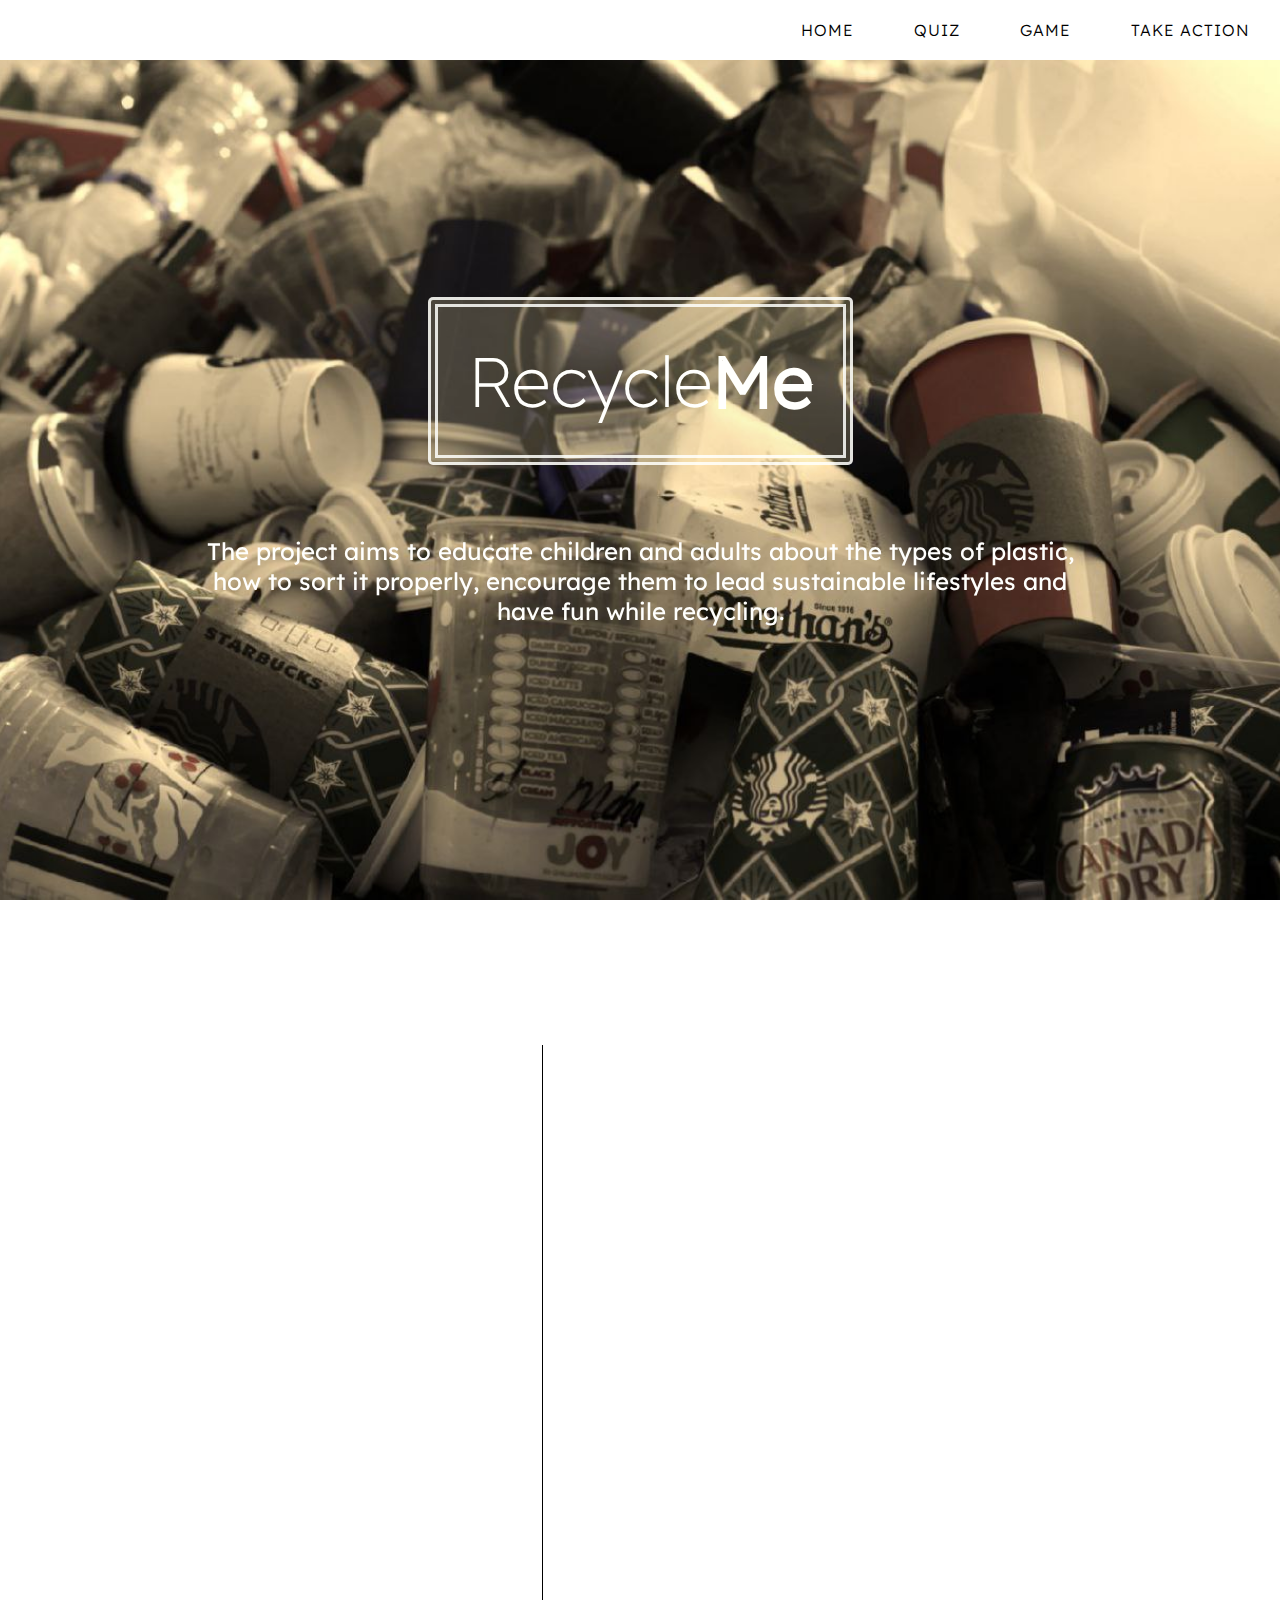
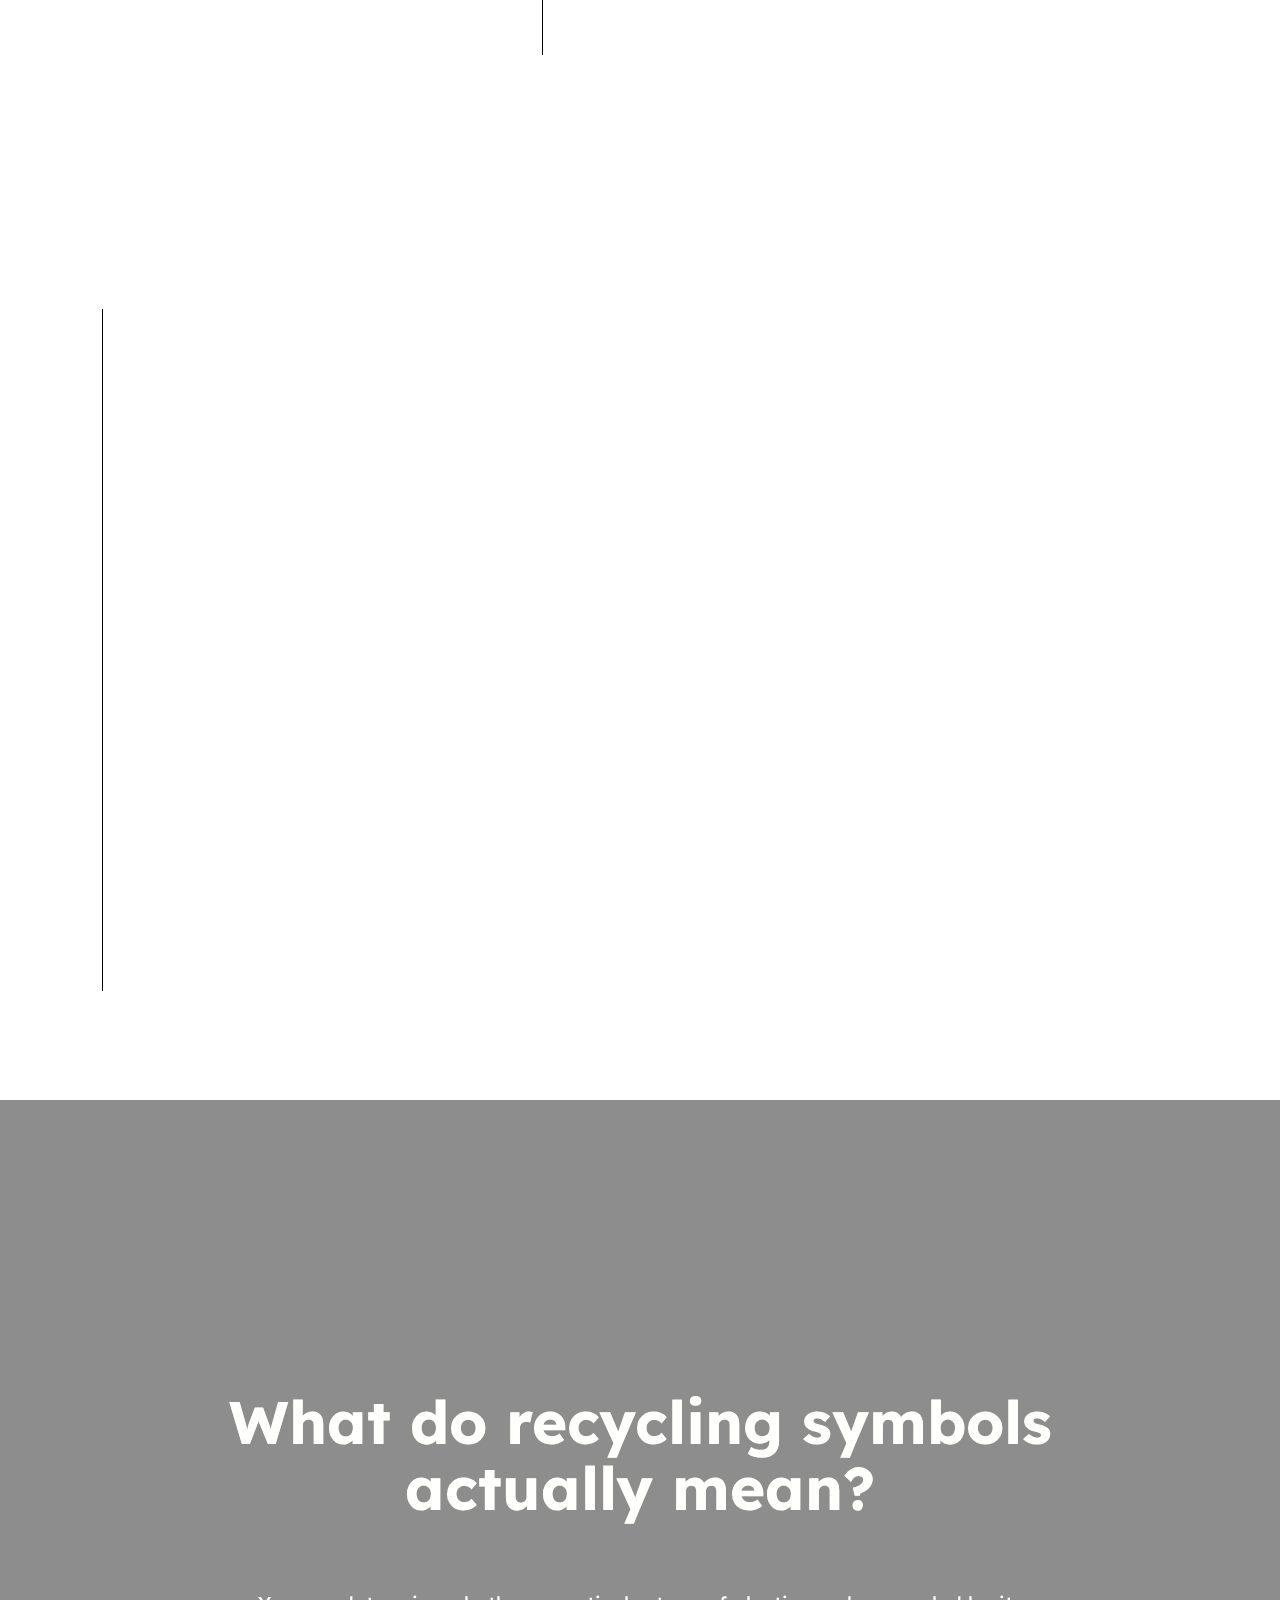
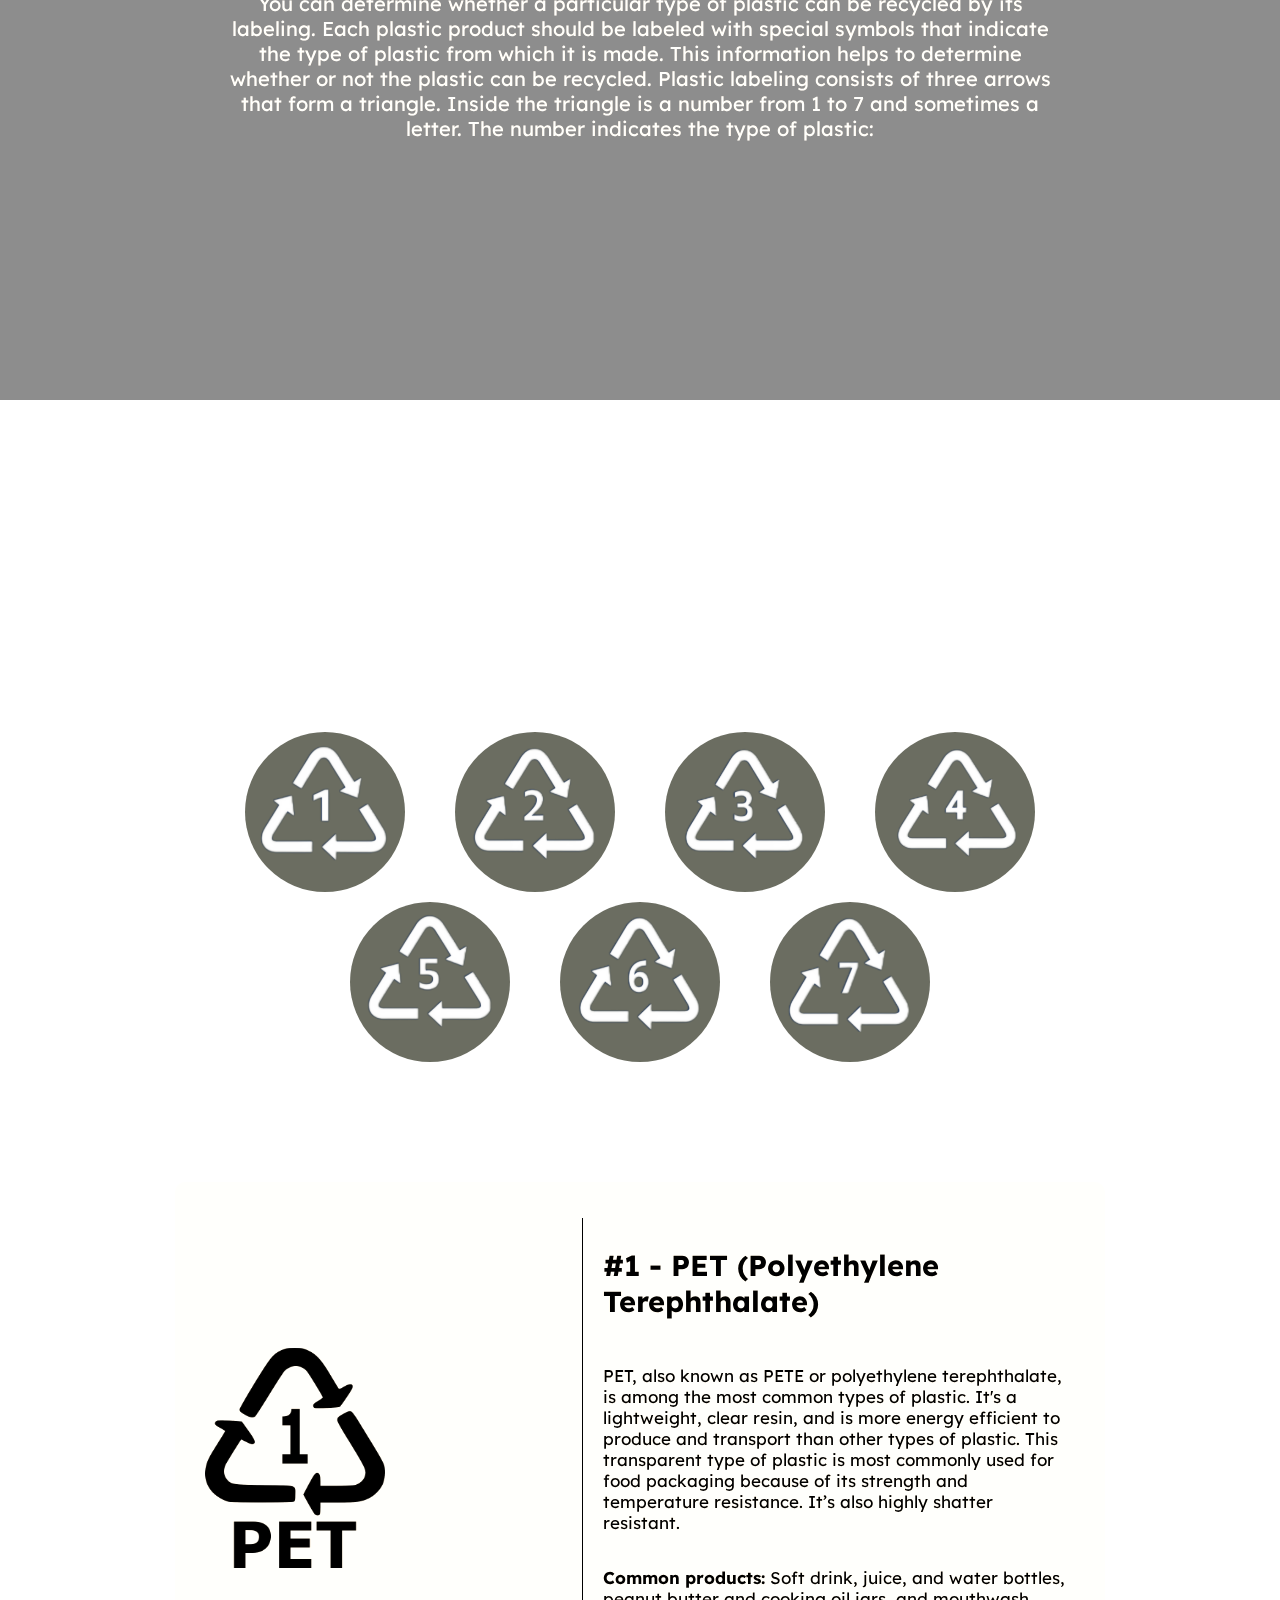
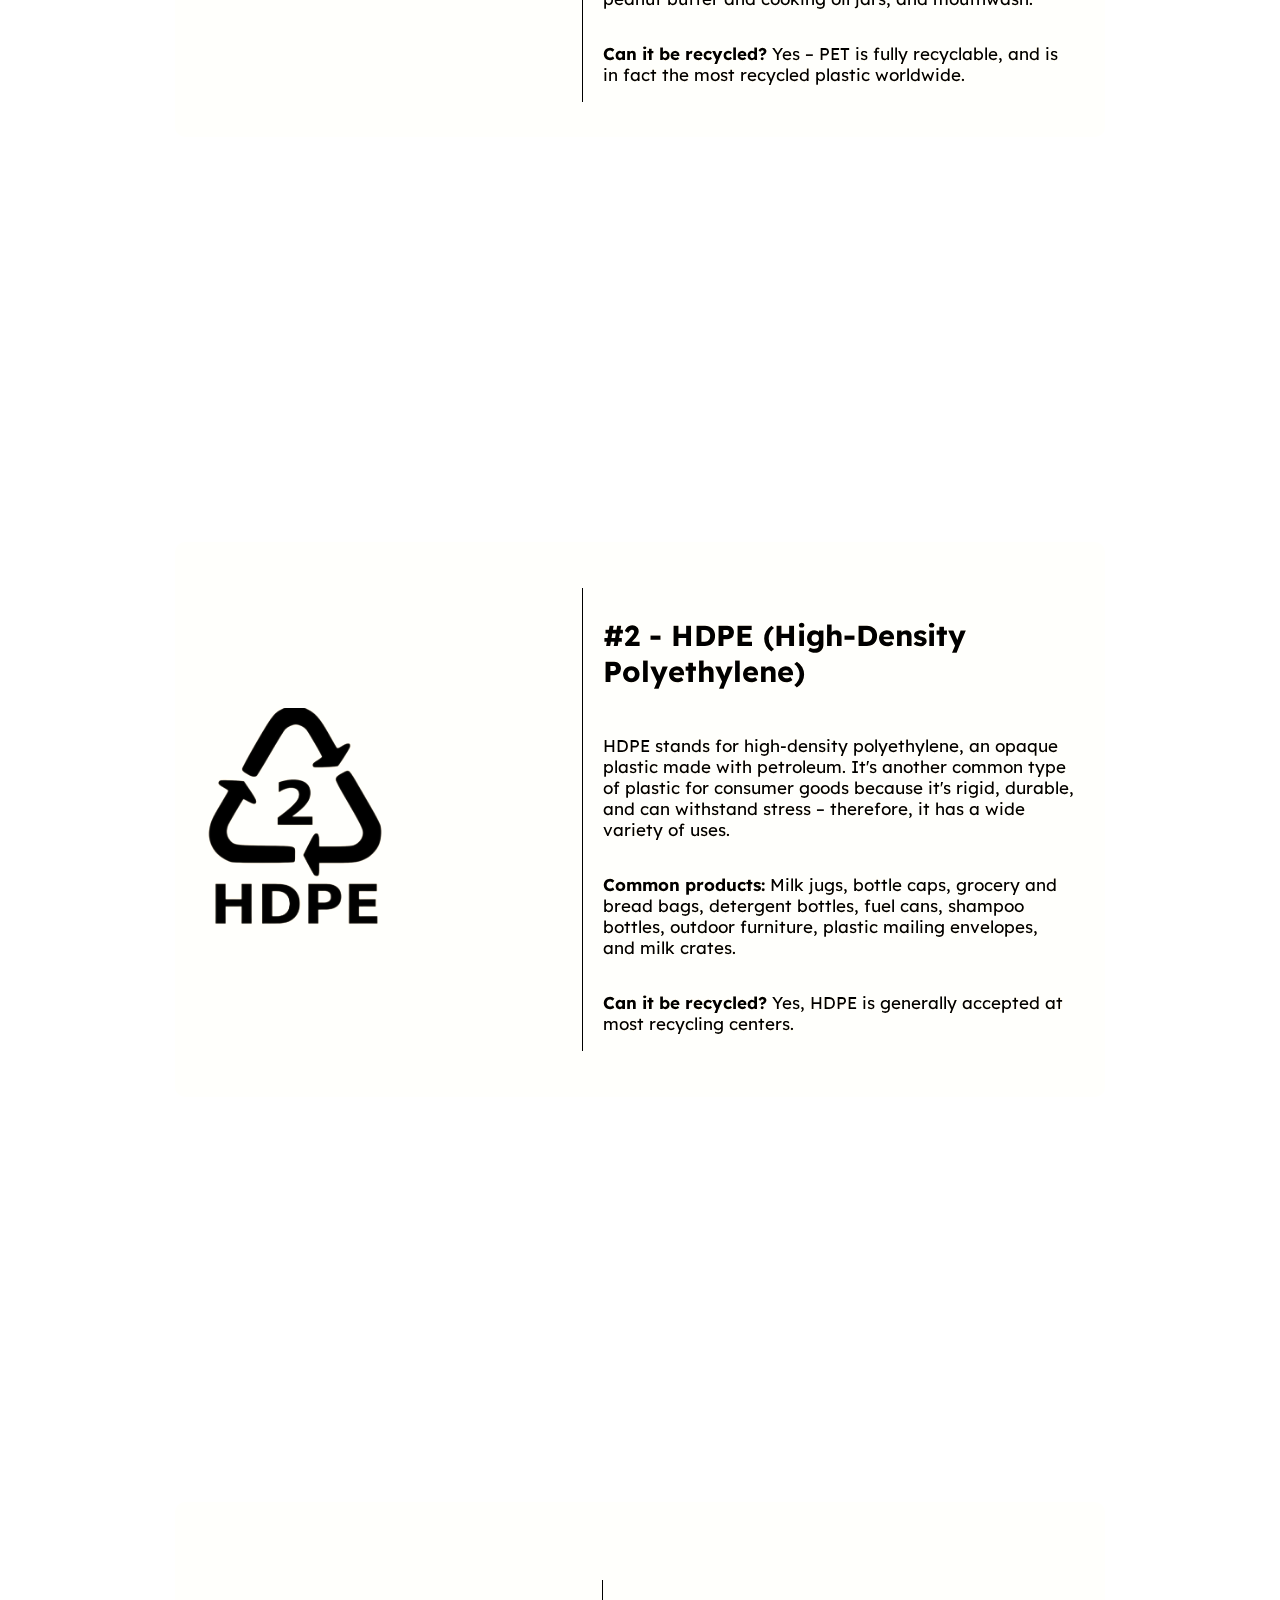
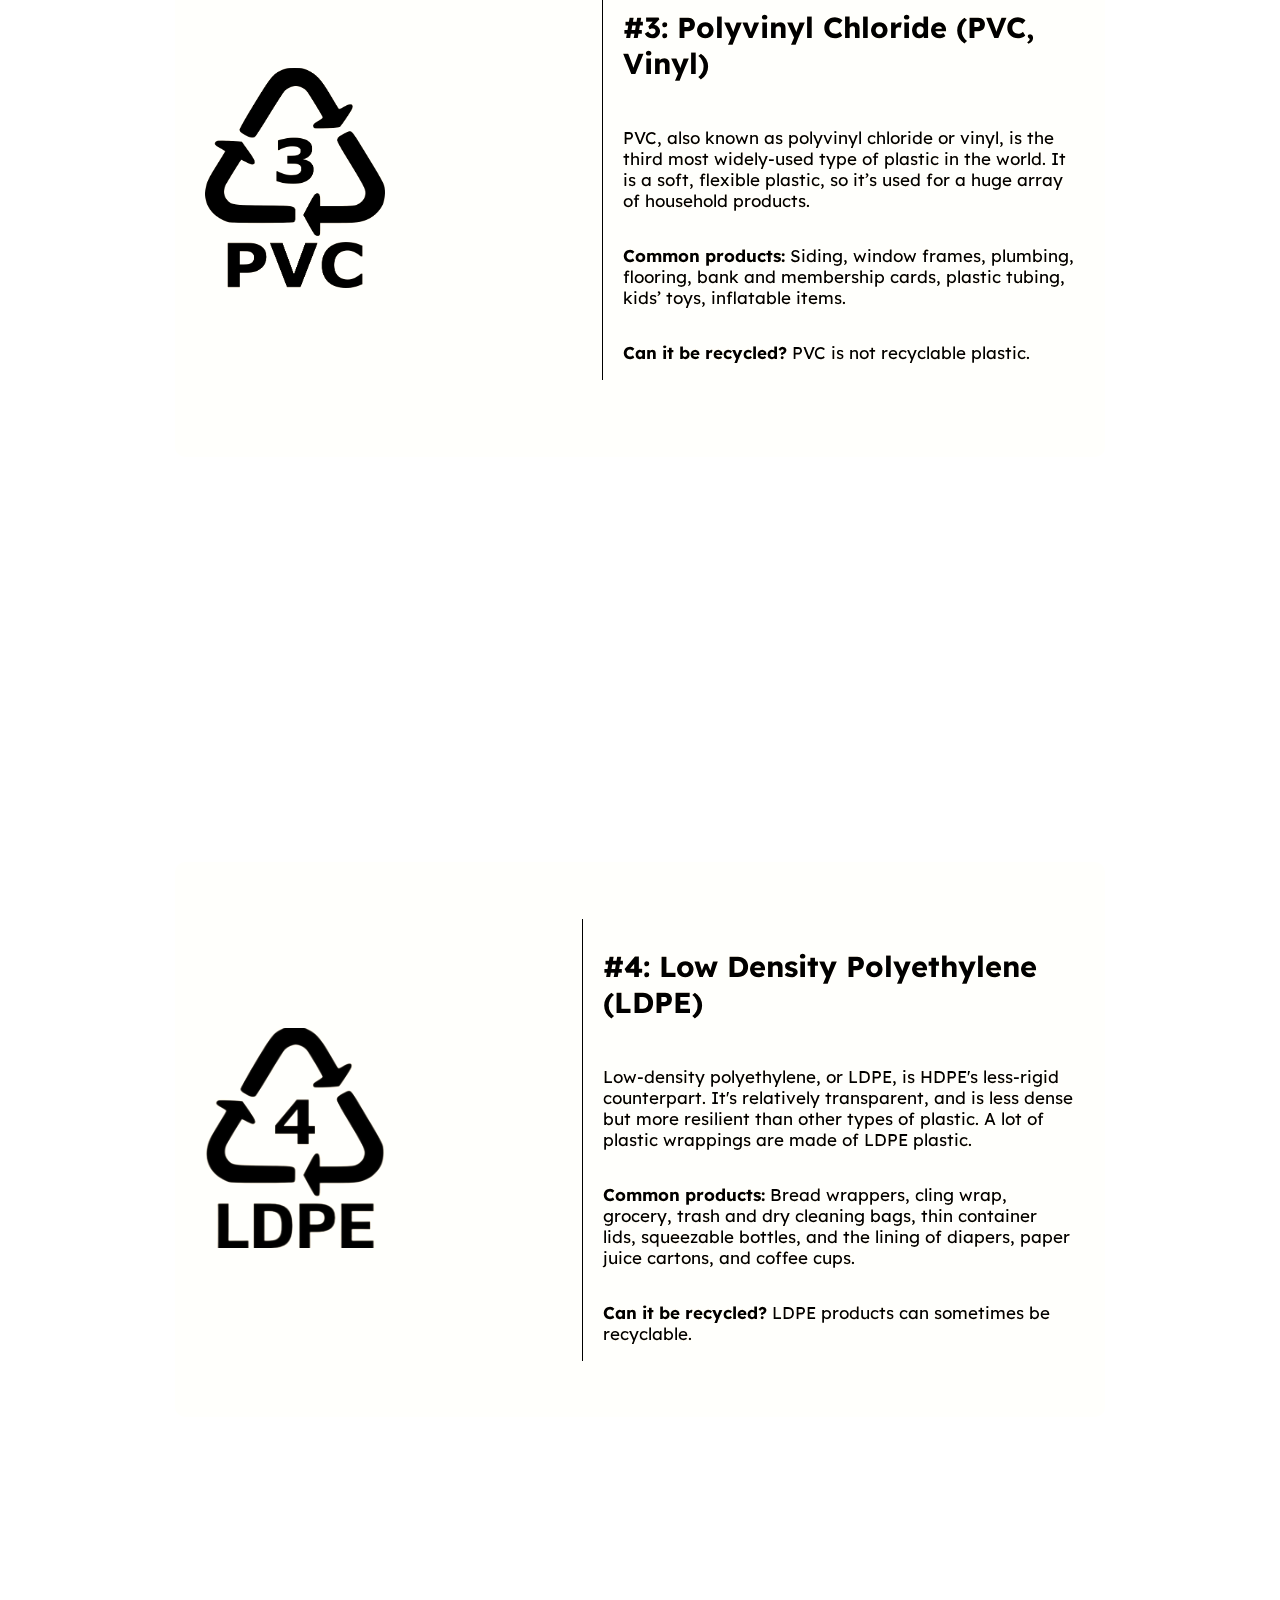
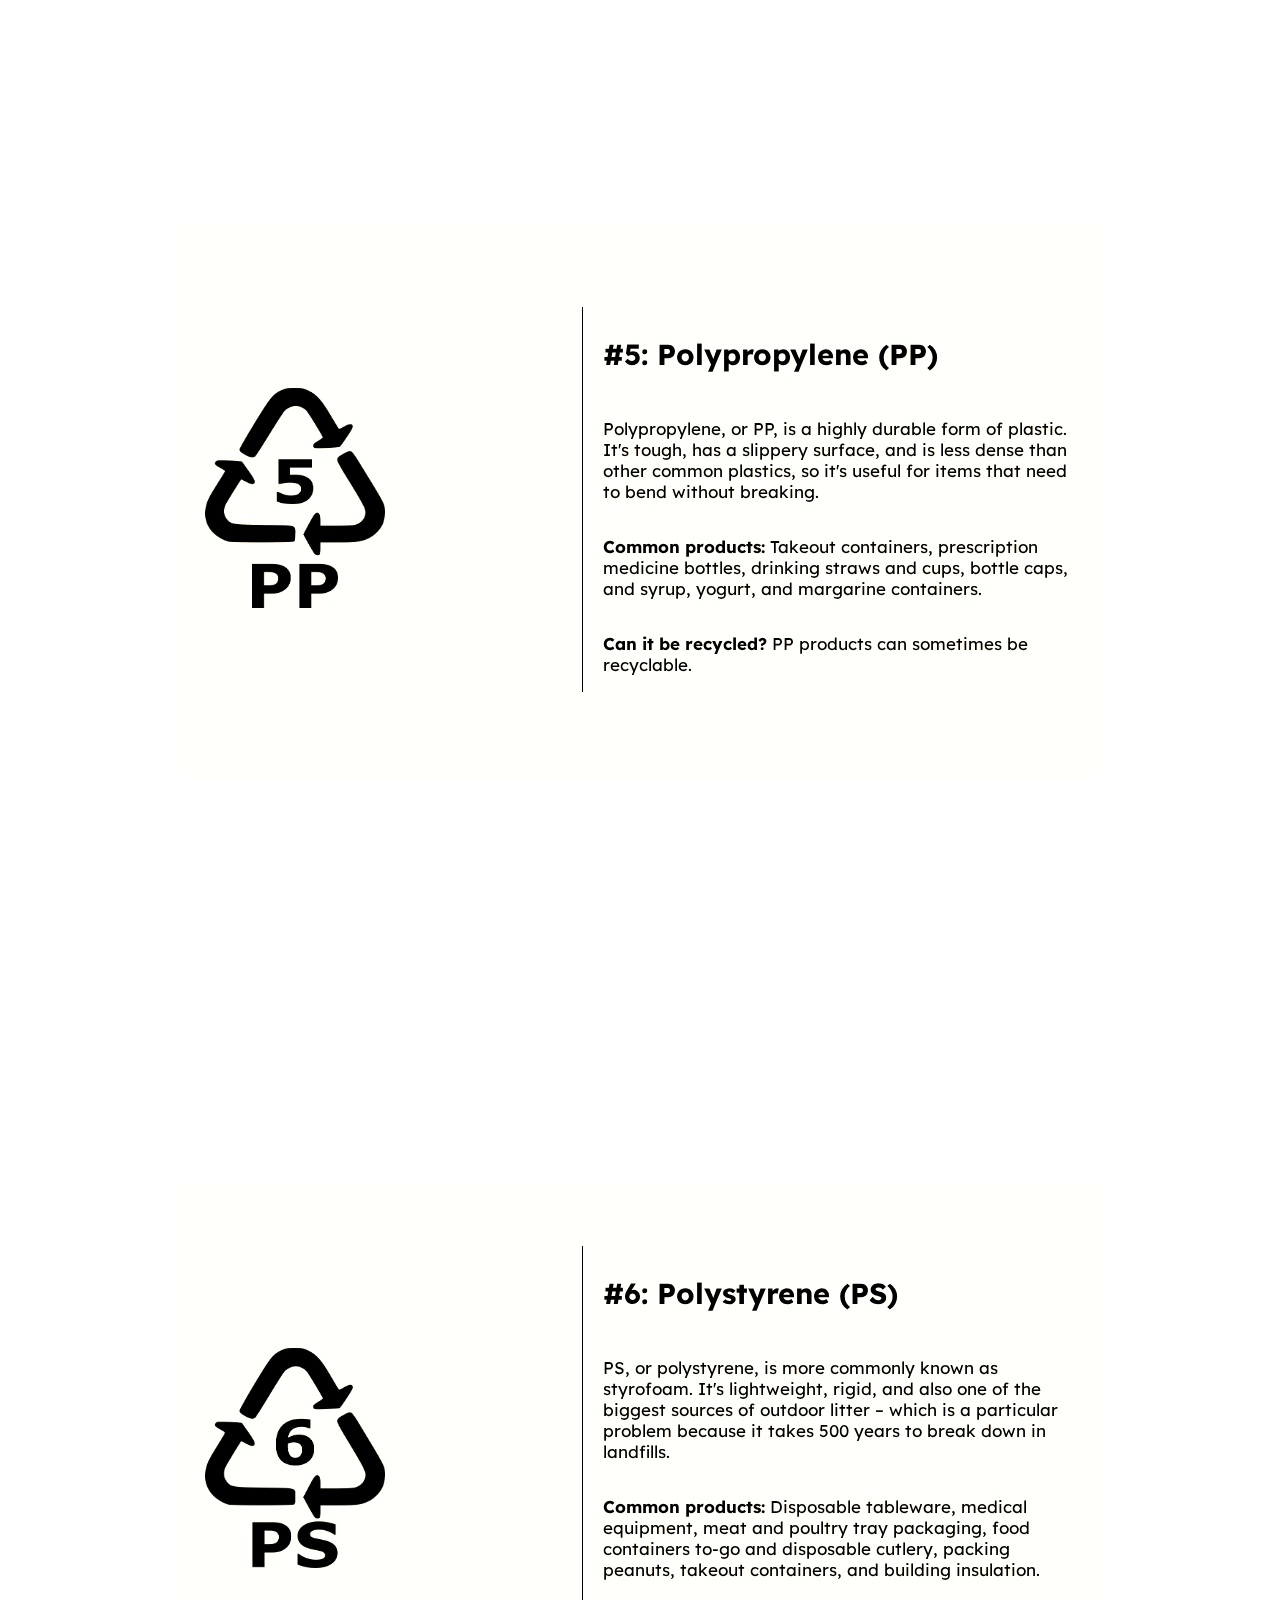
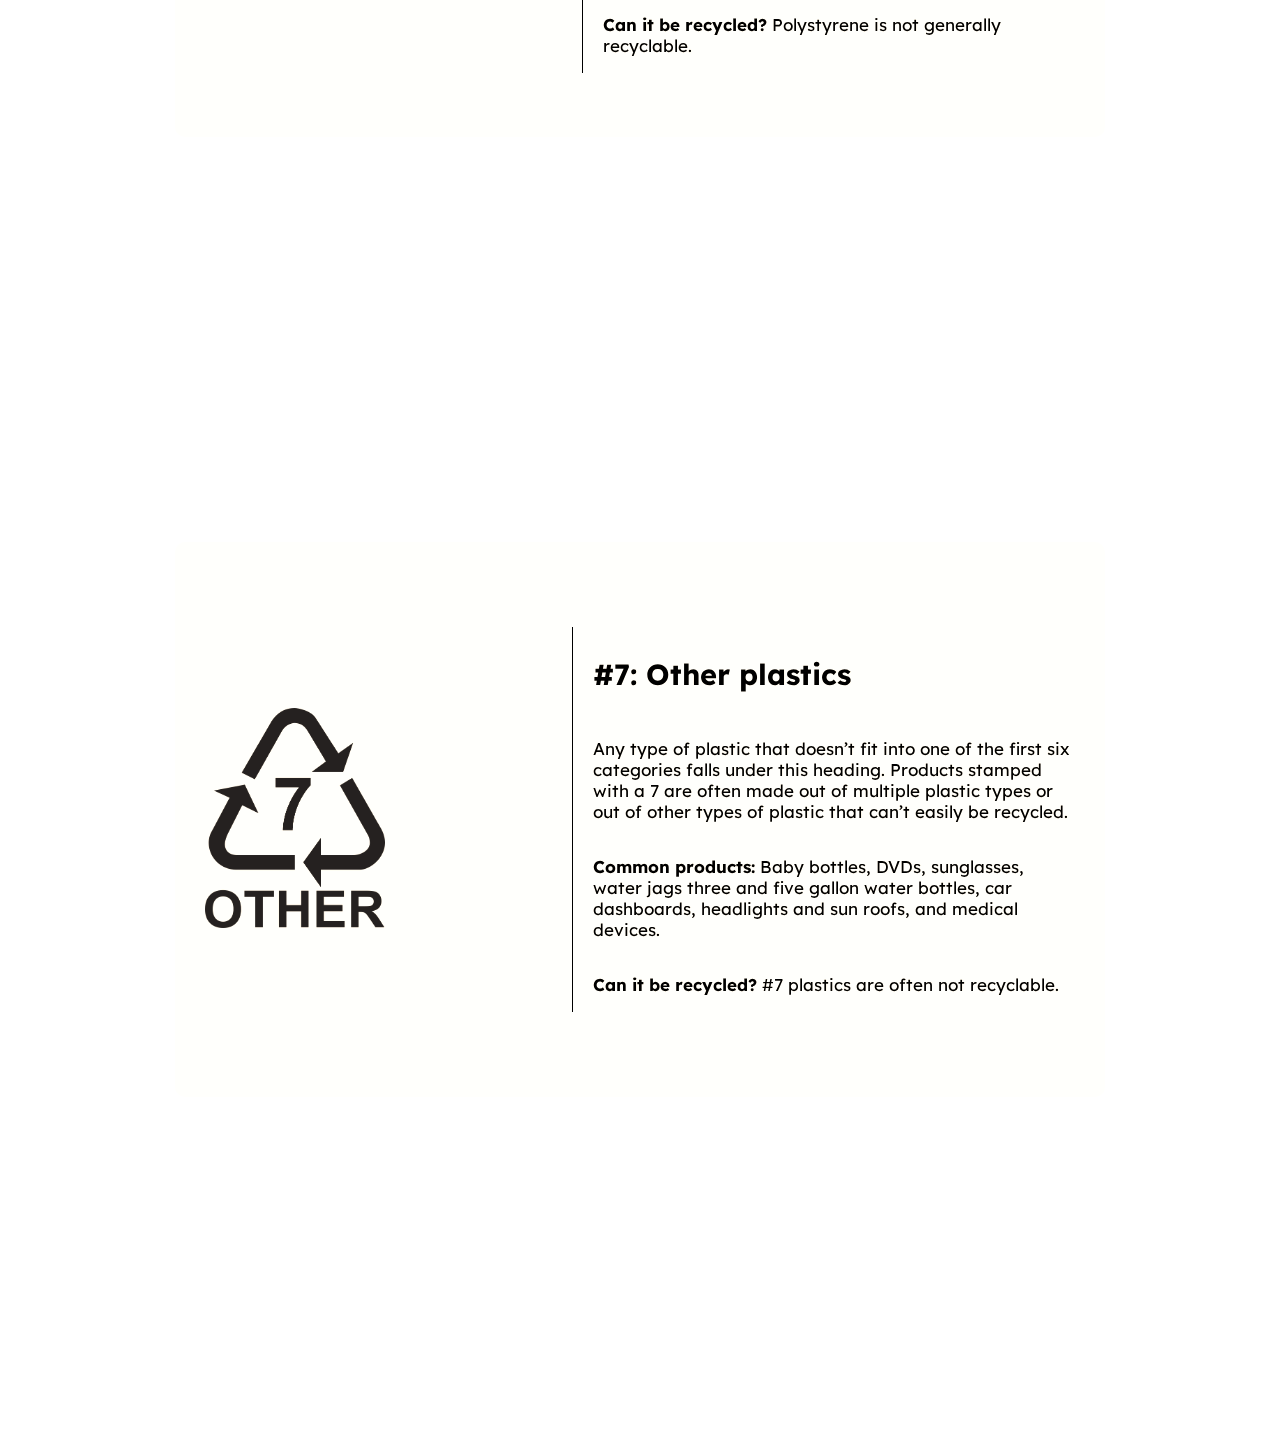
<file: index.html>
<!DOCTYPE html>
<html lang="en">
<head>
    <meta charset="UTF-8">
    <meta name="viewport" content="width=device-width, initial-scale=1.0">
    <title>Home</title>
    <link rel="preconnect" href="https://fonts.googleapis.com">
    <link rel="preconnect" href="https://fonts.gstatic.com" crossorigin>
    <link href="https://fonts.googleapis.com/css2?family=Lexend+Deca:wght@100..900&display=swap" rel="stylesheet">
    <link rel="stylesheet" href="recycle.css">
</head>
<body>
    <nav class="top-menu">
        <ul class="menu-main">
          <li class="right-item"><a href="index.html">HOME</a></li>
          <li class="right-item"><a href="quiz.html">QUIZ</a></li>
          <li class="right-item"><a href="recycle.html">GAME</a></li>
          <li class="right-item"><a href="map.html">TAKE ACTION</a></li>
        </ul>
      </nav>
    <div class="bgimg">
    <div class="heading">
        <h1>Recycle<span class='heading-Me'>Me</span></h1>
        <p class="questions">The project aims to educate children and adults about the types of plastic, how to sort it properly, encourage them to lead sustainable lifestyles and have fun while recycling.</p>
    </div>
</div>

<div class="box-par">
    <div class="hidden hiddenseal">
        <img class="seal" src="seal.jpg" width="384px" height="360px">
    </div>
    <div class="text-container">
        <h2 class="hidden hiddenbottom"><span class="back-color" style='color: #feffed'>Why is</span> <span style="color: #4c2e2f ">recycling</span> <span class="back-color" style='color: #feffed'>important?</span></h2>
        <p class="text-danger hiddenbottom  hidden">The global problem of our time is the pollution of the world's waters with plastic. Thus, according to the data of the world ocean research, the total weight of plastic, which floats freely, is more than 270 thousand tons. And in the waters of the Pacific Ocean a "garbage" island has formed, the area of which reaches 15 million km². Over the last 40 years, the volume of plastic garbage has increased 100 times. All this leads to increased mortality of marine animals, because they take plastic for food, which leads to their death. This applies not only to fish, but also to birds.</p>
    </div>
</div>
<div class="box-par">
    <div class="text-container text-scaleOfPollution">
        <h2 class="hidden heading-pollution"><span class="back-font-color" style='color: #eaf9dc'>What's the real</span> <span style='color: #b1c0ab'>scale of pollution?</span></h2>
        <p class="text-danger hidden itemOne" style="color: #50655c">Every year, the average person produces more than 50 kilograms of plastic waste. Every minute, about 1,000,000 plastic bottles are sold around the world.</p>
        <p class="text-danger hidden itemTwo" style="color: #50655c">Plastic is the most common type of waste. Plastic products make up to 80% of the waste that pollutes the world's oceans. The annual increase in plastic consumption is up to 8% per year.</p>
        <p class="text-danger hidden itemThree" style="color:#eaf9dc">In total, about 14% of the material consumed worldwide is recycled, most of it is landfilled. Only 9% of the world's plastics have ever been recycled. Most plastic waste is collected in landfills or decomposes in nature.</p>
    </div>
    <div class="hiddenRight hiddenturtle">
        <img class="turtle" src="turtle2.jpg" width="384px" height="360px">
    </div>
</div>

<div class="bgimgTwo">
    <div class="heading box-recycling">
        <h2>What do recycling symbols actually mean?</h2>
        <p class="numbers-text">You can determine whether a particular type of plastic can be recycled by its labeling.
             Each plastic product should be labeled with special symbols that indicate the type of plastic from which it is made. 
             This information helps to determine whether or not the plastic can be recycled. 
            Plastic labeling consists of three arrows that form a triangle.
             Inside the triangle is a number from 1 to 7 and sometimes a letter. The number indicates the type of plastic:</p>
    </div>
</div>


<div class="main-box">
    <div class="link-box">
        <div class="pick-text">
            <h5>Pick a number to learn about</h5>
        </div>
        <div class="link-row link-row-top">
            <div class="links"><a href="#numberOne" class='scroll'><img class="triangle" src='linkOnee.png' width="132px" height="120px"></a></div>
            <div class="links"><a href="#numberTwo" class='scroll'><img class="triangle" src='linkTwoo.png' width="132px" height="120px"></a></div>
            <div class="links"><a href="#numberThree" class='scroll'><img class="triangle" src='linkThree.png' width="132px" height="120px"></a></div>
            <div class="links"><a href="#numberFour" class='scroll'><img class="triangle" src='linkFour.png' width="132px" height="120px"></a></div>
        </div>
        <div class="link-row">
            <div class="links"><a href="#numberFive" class='scroll'><img class="triangle" src='linkFive.png' width="132px" height="120px"></a></div>
            <div class="links"><a href="#numberSix" class='scroll'><img class="triangle" src='linkSix.png' width="132px" height="120px"></a></div>
            <div class="links"><a href="#numberSeven" class='scroll'><img class="triangle" src='linkSeven.png' width="132px" height="120px"></a></div>
        </div>
    </div>

<div class="main-container">
    <div class="container-height">
        <div id="numberOne" class="linkfornumber"></div>
    <div class="marks change-colorGreen">
        <div class="marks-container">
            <div class='number'>
                <img class='markOne' src="markOne.png" width="180px" height="220px">
            </div>
            <div class="elements-box">
                <img class="element" src="bottle.png" width="170px" height="180px">
                <img class="element" src="soda.png" width="100px" height="200px">
            </div>
        </div>
        <div class="text-box">
            <h3>#1 - PET (Polyethylene Terephthalate)</h3>
            <p class="text-recycle">PET, also known as PETE or polyethylene terephthalate, is among the most common types of plastic.
                It's a lightweight, clear resin, and is more energy efficient to produce and transport than other types of plastic.
                This transparent type of plastic is most commonly used for food packaging because of its strength and temperature resistance.
                It’s also highly shatter resistant.</p>
            <p class="text-recycle"><b>Common products:</b> Soft drink, juice, and water bottles, peanut butter and cooking oil jars, and mouthwash.</p>
            <p class="text-recycle"><b>Can it be recycled?</b> Yes – PET is fully recyclable, and is in fact the most recycled plastic worldwide.</p>
        </div>
    </div>
    </div>

    <div class="container-height">
    <div id="numberTwo" class="linkfornumber"></div>
    <div class="marks change-colorGreen">
        <div class="marks-container">
            <div class='number'>
                <img class='markOne' src="hdpe-2.png" width="180px" height="220px">
            </div>
            <div class="elements-box">
                <img class="element" src="milk.png" width="170px" height="195px">
                <img class="element" src="shampoo.png" width="170px" height="160px">
            </div>
        </div>
        <div class="text-box">
            <h3>#2 - HDPE (High-Density Polyethylene)</h3>
            <p class="text-recycle">HDPE stands for high-density polyethylene, an opaque plastic made with petroleum.
                It's another common type of plastic for consumer goods because it's rigid, durable,
                 and can withstand stress – therefore, it has a wide variety of uses.</p>
            <p class="text-recycle"><b>Common products:</b> Milk jugs, bottle caps, grocery and bread bags, detergent bottles, fuel cans, shampoo bottles, outdoor furniture, plastic mailing envelopes, and milk crates. </p>
            <p class="text-recycle"><b>Can it be recycled?</b> Yes, HDPE is generally accepted at most recycling centers.</p>
        </div>
    </div>
    </div>

    <div class="container-height">
        <div id="numberThree" class="linkfornumber"></div>
    <div class="marks change-colorRed">
        <div class="marks-container">
            <div class='number'>
                <img class='markOne' src="markThree.png" width="180px" height="220px">
            </div>
            <div class="elements-box">
                <img class="element flamingo" src="flamingo.png" width="170px" height="130px">
                <img class="element" src="toys.png" width="110px" height="150px">
            </div>
        </div>
        <div class="text-box">
            <h3>#3: Polyvinyl Chloride (PVC, Vinyl)</h3>
            <p class="text-recycle">PVC, also known as polyvinyl chloride or vinyl, is the third most widely-used type of plastic in the world.
                 It is a soft, flexible plastic, so it’s used for a huge array of household products.</p>
            <p class="text-recycle"><b>Common products:</b> Siding, window frames, plumbing, flooring, bank and membership cards,
                plastic tubing, kids’ toys, inflatable items. </p>
            <p class="text-recycle"><b>Can it be recycled?</b> PVC is not recyclable plastic.</p>
        </div>
    </div>
</div>

<div class="container-height">
    <div id="numberFour" class="linkfornumber"></div>
    <div class="marks change-colorYellow">
        <div class="marks-container">
            <div class='number'>
                <img class='markOne' src="ldpe-4.png" width="180px" height="220px">
            </div>
            <div class="elements-box">
                <img class="element" src="blackbag.png" width="170px" height="190px">
                <img class="element" src="sauce.png" width="110px" height="190px">
            </div>
        </div>
        <div class="text-box">
            <h3>#4: Low Density Polyethylene (LDPE)</h3>
            <p class="text-recycle">Low-density polyethylene, or LDPE, is HDPE's less-rigid counterpart.
                 It's relatively transparent, and is less dense but more resilient than other types of plastic. 
                 A lot of plastic wrappings are made of LDPE plastic.</p>
            <p class="text-recycle"><b>Common products:</b> Bread wrappers, cling wrap, grocery, trash and dry cleaning bags,
                 thin container lids, squeezable bottles, and the lining of diapers, paper juice cartons, and coffee cups.</p>
            <p class="text-recycle"><b>Can it be recycled?</b> LDPE products can sometimes be recyclable.</p>
        </div>
    </div>
</div>

<div class="container-height">
    <div id="numberFive" class="linkfornumber"></div>
    <div class="marks change-colorYellow">
        <div class="marks-container">
            <div class='number'>
                <img class='markOne' src="markFive.png" width="180px" height="220px">
            </div>
            <div class="elements-box">
                <img class="element" src="straws.png" width="170px" height="190px">
                <img class="element" src="yogurt.png" width="150px" height="190px">
            </div>
        </div>
        <div class="text-box">
            <h3>#5: Polypropylene (PP)</h3>
            <p class="text-recycle">Polypropylene, or PP, is a highly durable form of plastic.
                 It's tough, has a slippery surface, and is less dense than other common plastics, so it's useful for items that need to bend without breaking.</p>
            <p class="text-recycle"><b>Common products:</b> Takeout containers, prescription medicine bottles, drinking straws and cups,
                 bottle caps, and syrup, yogurt, and margarine containers.</p>
            <p class="text-recycle"><b>Can it be recycled?</b> PP products can sometimes be recyclable.</p>
        </div>
    </div>
</div>

<div class="container-height">
    <div id="numberSix" class="linkfornumber"></div>
    <div class="marks change-colorRed">
        <div class="marks-container">
            <div class='number'>
                <img class='markOne' src="markSix.png" width="180px" height="220px">
            </div>
            <div class="elements-box">
                <img class="element" src="coffeecup.png" width="170px" height="180px">
                <img class="element" src="meattray.png" width="170px" height="190px">
            </div>
        </div>
        <div class="text-box">
            <h3>#6: Polystyrene (PS)</h3>
            <p class="text-recycle">PS, or polystyrene, is more commonly known as styrofoam.
                 It's lightweight, rigid, and also one of the biggest sources of outdoor litter – which is a particular problem because 
                 it takes 500 years to break down in landfills. </p>
            <p class="text-recycle"><b>Common products:</b>  Disposable tableware, medical equipment, meat and poultry tray packaging, food containers to-go and disposable cutlery, 
                packing peanuts, takeout containers, and building insulation.</p>
            <p class="text-recycle"><b>Can it be recycled?</b> Polystyrene is not generally recyclable.</p>
        </div>
    </div>
</div>

<div class="container-height">
    <div id="numberSeven" class="linkfornumber"></div>
    <div class="marks change-colorRed">
        <div class="marks-container">
            <div class='number'>
                <img class='markOne' src="markSeven.png" width="180px" height="220px">
            </div>
            <div class="elements-box">
                <img class="element" src="coolerbottle.png" width="150px" height="170px">
                <img class="element" src="babybottle.png" width="160px" height="180px">
            </div>
        </div>
        <div class="text-box">
            <h3>#7: Other plastics</h3>
            <p class="text-recycle">Any type of plastic that doesn’t fit into one of the first six categories falls under this heading. 
                Products stamped with a 7 are often made out of multiple plastic types or out of other types of plastic that can’t easily be recycled.</p>
            <p class="text-recycle"><b>Common products:</b> Baby bottles, DVDs, sunglasses, water jags three and five gallon water bottles,
                 car dashboards, headlights and sun roofs, and medical devices.</p>
            <p class="text-recycle"><b>Can it be recycled?</b> #7 plastics are often not recyclable.</p>
        </div>
    </div>
</div>
</div>
</div>
<script src="https://cdnjs.cloudflare.com/ajax/libs/jquery/3.1.1/jquery.min.js"></script>
<script src="recycle.js"></script>
</body>
</html>
</file>
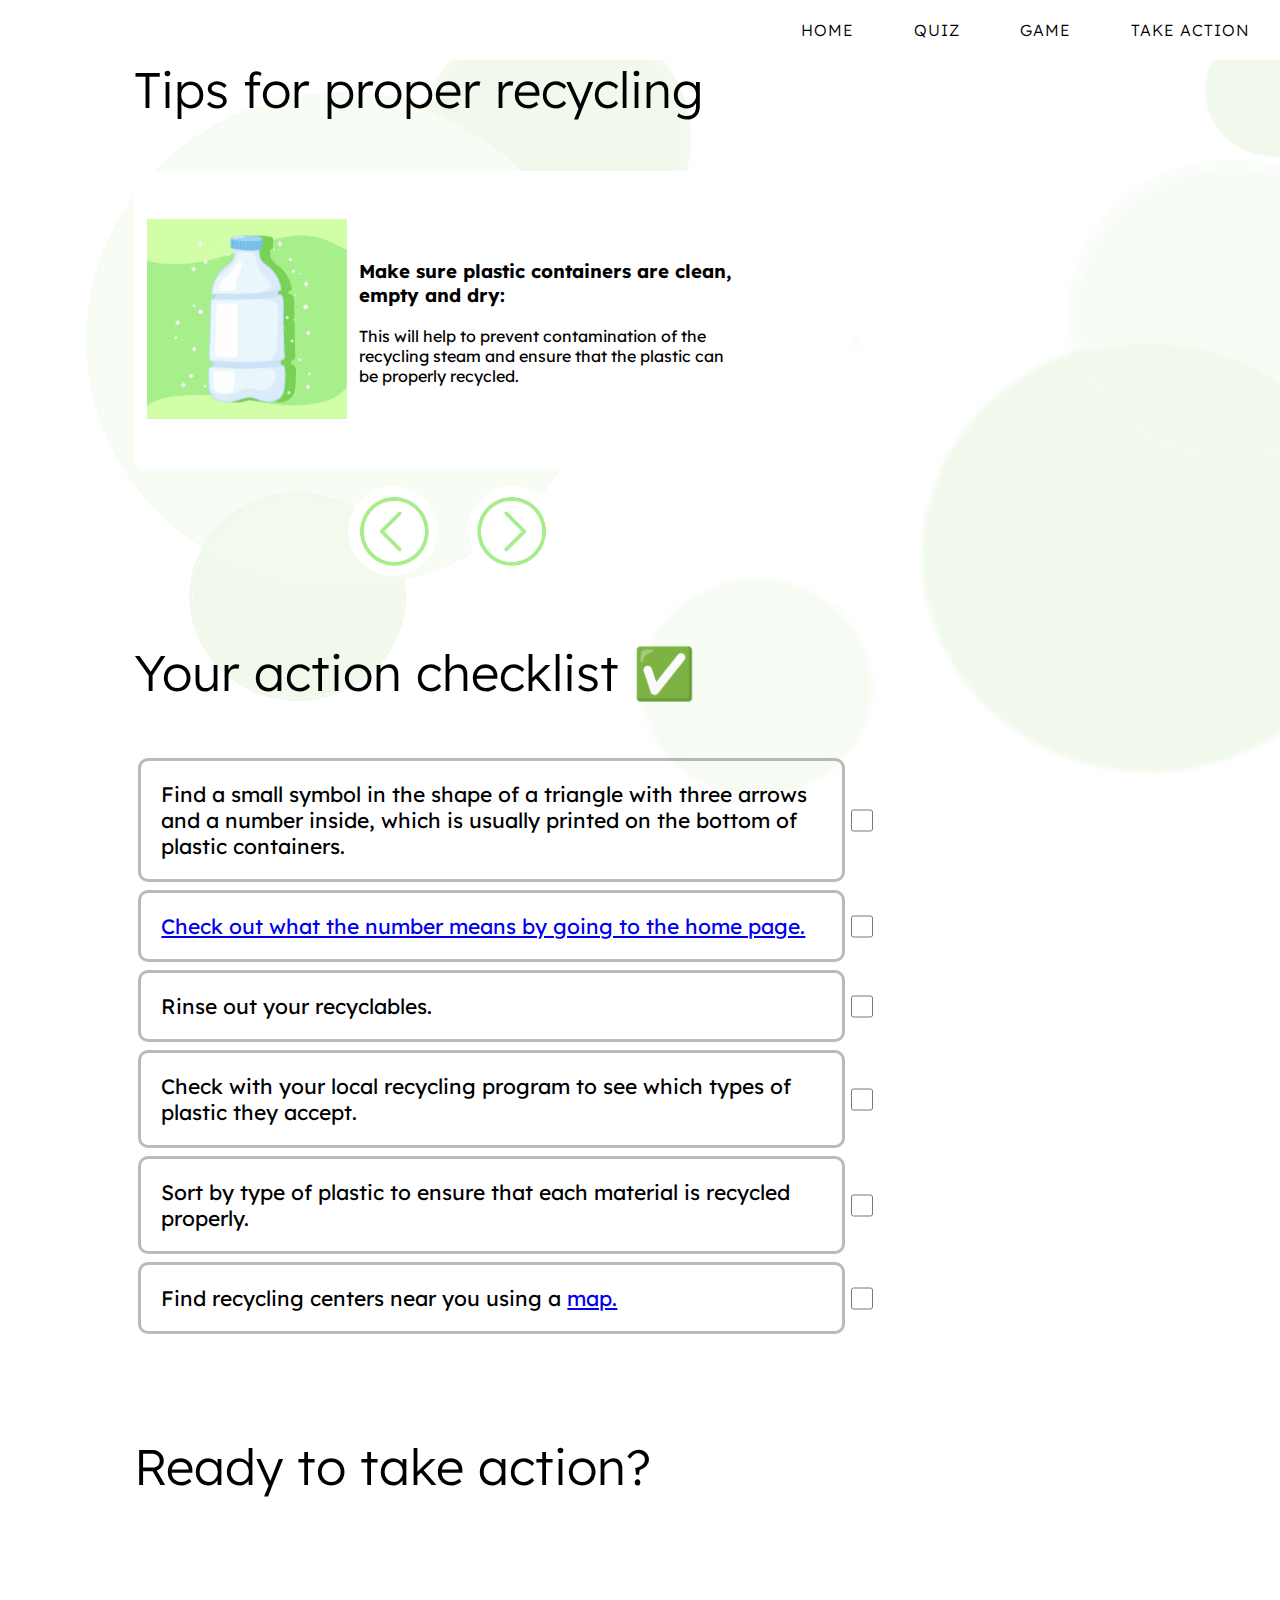
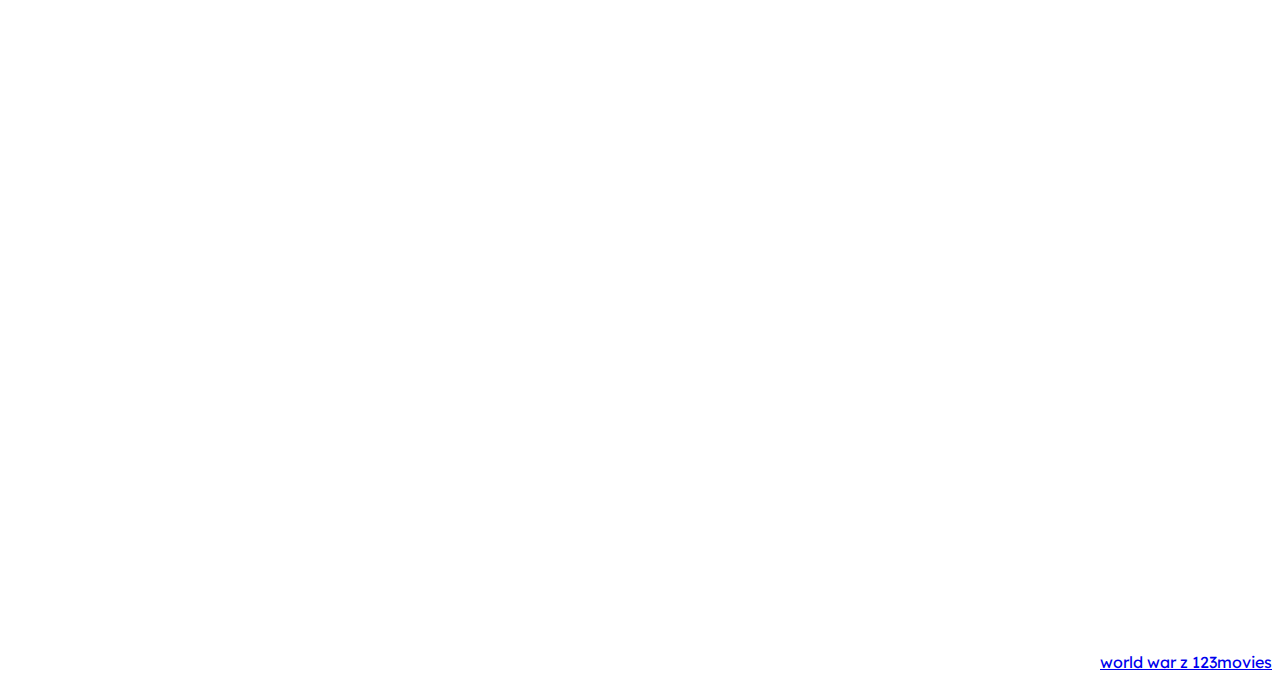
<file: map.html>
<!DOCTYPE html>
<html lang="en">
<head>
    <meta charset="UTF-8">
    <meta name="viewport" content="width=device-width, initial-scale=1.0">
    <title>Take action</title>
    <link rel="stylesheet" href="map.css">
    <link rel="preconnect" href="https://fonts.googleapis.com">
    <link rel="preconnect" href="https://fonts.gstatic.com" crossorigin>
    <link href="https://fonts.googleapis.com/css2?family=Lexend+Deca:wght@100..900&display=swap" rel="stylesheet">
</head>
<body>
    <nav class="top-menu">
        <ul class="menu-main">
          <li class="right-item"><a href="index.html">HOME</a></li>
          <li class="right-item"><a href="quiz.html">QUIZ</a></li>
          <li class="right-item"><a href="recycle.html">GAME</a></li>
          <li class="right-item"><a href="map.html">TAKE ACTION</a></li>
        </ul>
      </nav>
        <div class="container">
            <div class="title">
                <p>Tips for proper recycling</p>
            </div>
        <div class="slides-container">
            <div class="elements-box slide">
                <div class="slider-img"><img class='img-in-slider' src='cleanplastic.png' width="200px" height="200px"></div>
                <div class="text-container">
                <h3>Make sure plastic containers are clean, empty and dry:</h3>
                <p class="tip-text">This will help to prevent contamination of the recycling steam and ensure that the plastic can be properly recycled.</p>
            </div>
        </div>
            <div class="elements-box slide">
                <div class="slider-img"><img class='img-in-slider' src='bags.png' width="200px" height="200px"></div>
                <div class="text-container">
                <h3>Keep plastic bags and wraps separate from other recyclables:</h3>
                <p class="tip-text">Plastic bags and wraps can get tangled in recycling machinery and contaminate other materials. Instead, collect clean and dry bags/wraps and bring them to a store that accepts plastic bag recycling.</p>
            </div>
        </div>
            <div class="elements-box slide">
                <div class="slider-img"><img class='img-in-slider' src='cards.png' width="200px" height="200px"></div>
                <div class="text-container">
                <h3>Don't recycle anything smaller than a credit card:</h3>
                <p class="tip-text">That includes straws, bottle caps, coffee pods, plastic cutlery, paperclips, and a million other tiny things that creep into our daily lives. These objects are too small to be sorted and can jam the recycling equipment.</p>
            </div>
        </div>
            <div class="elements-box slide">
                <div class="slider-img"><img class='img-in-slider' src='num12.png' width="200px" height="200px"></div>
                <div class="text-container">
                <h3>Plastics #1 and #2 are the most easily recyclable:</h3>
                <p class="tip-text">These are the most common types of plastic containers. Most recycling centers will accept plastics 1 and 2 without a problem.</p>
            </div>
        </div>
            <div class="elements-box slide">
                <div class="slider-img"><img class='img-in-slider' src='rules.png' width="200px" height="200px"></div>
                <div class="text-container">
                <h3>Check with your local recycling center's rules:</h3>
                <p class="tip-text">There are many rules for what goes in the recycling bin depending on where you live. For instance, some centers require plastic caps to be removed before recycling the bottles and some do not.</p>
            </div>
        </div>
            <div class="elements-box slide">
                <div class="slider-img"><img class='img-in-slider' src='reduce-reuse.png' width="200px" height="200px"></div>
                <div class="text-container">
                <h3>Reduce and reuse:</h3>
                <p class="tip-text">Before recycling, consider reducing the amount of plastic you use. Bring your own reusable bags, water bottles, and containers to avoid single-use plastic.
                    Reusing plastic items instead of throwing them away is also a great way to reduce waste.</p>
            </div>
        </div>
        </div>
    <div class="btn-container">
        <div id="btnLeft" class="btn"></div>
        <div id="btnRight" class="btn"></div>
    </div>
</div>


<!-- <div class="main-box"> -->

<div class="input-container">
    <div class="title">
        <p>Your action checklist ✅</p>
    </div>
    <div class="option-box">
        <input type = "checkbox" name = "checkbox"><p class="step">Find a small symbol in the shape of a triangle with three arrows and a number inside, which is usually printed on the bottom of plastic containers.</p>
    </div>
    <div class="option-box">
        <input type = "checkbox" name = "checkbox"><p class="step"><a href='index.html'>Check out what the number means by going to the home page.</a></p>
    </div>
    <div class="option-box">
        <input class="aa" type = "checkbox" name = "checkbox"><p class="step">Rinse out your recyclables.</p>
    </div>
    <div class="option-box">
        <input type = "checkbox" name = "checkbox"><p class="step">Check with your local recycling program to see which types of plastic they accept.</p>
    </div>
    <div class="option-box">
        <input type = "checkbox" name = "checkbox"><p class="step">Sort by type of plastic to ensure that each material is recycled properly.</p>
    </div>
    <div class="option-box">
        <input type = "checkbox" name = "checkbox"><p class="step">Find recycling centers near you using a <a href="#map" class='scroll'>map.</a></p>
    </div>
</div>
    <div class="pop-up-container">
        <p class="well-done">Well done! You have taken a step forward to a sustainable future! ♻️</p>
    </div>
</div>

<div class="title header">
    <p>Ready to take action?</p>
</div>
<div class="mapouter" id="map"><div class="gmap_canvas"><iframe width="100%" height="700px" id="gmap_canvas" src="https://maps.google.com/maps?q=recycling%20center&t=&z=13&ie=UTF8&iwloc=&output=embed" frameborder="0" scrolling="no" marginheight="0" marginwidth="0"></iframe><a href="https://embedgooglemap.net/124/">world war z 123movies</a><br><style>.mapouter{position:relative;text-align:right;height:100%;width:100%;}</style><a href="https://www.embedgooglemap.net"></a><style>.gmap_canvas {overflow:hidden;background:none!important;height:100%;width:100%;}</style></div></div>

<script src="https://cdnjs.cloudflare.com/ajax/libs/jquery/3.1.1/jquery.min.js"></script>
<script src="map.js"></script>
</body>
</html>
</file>
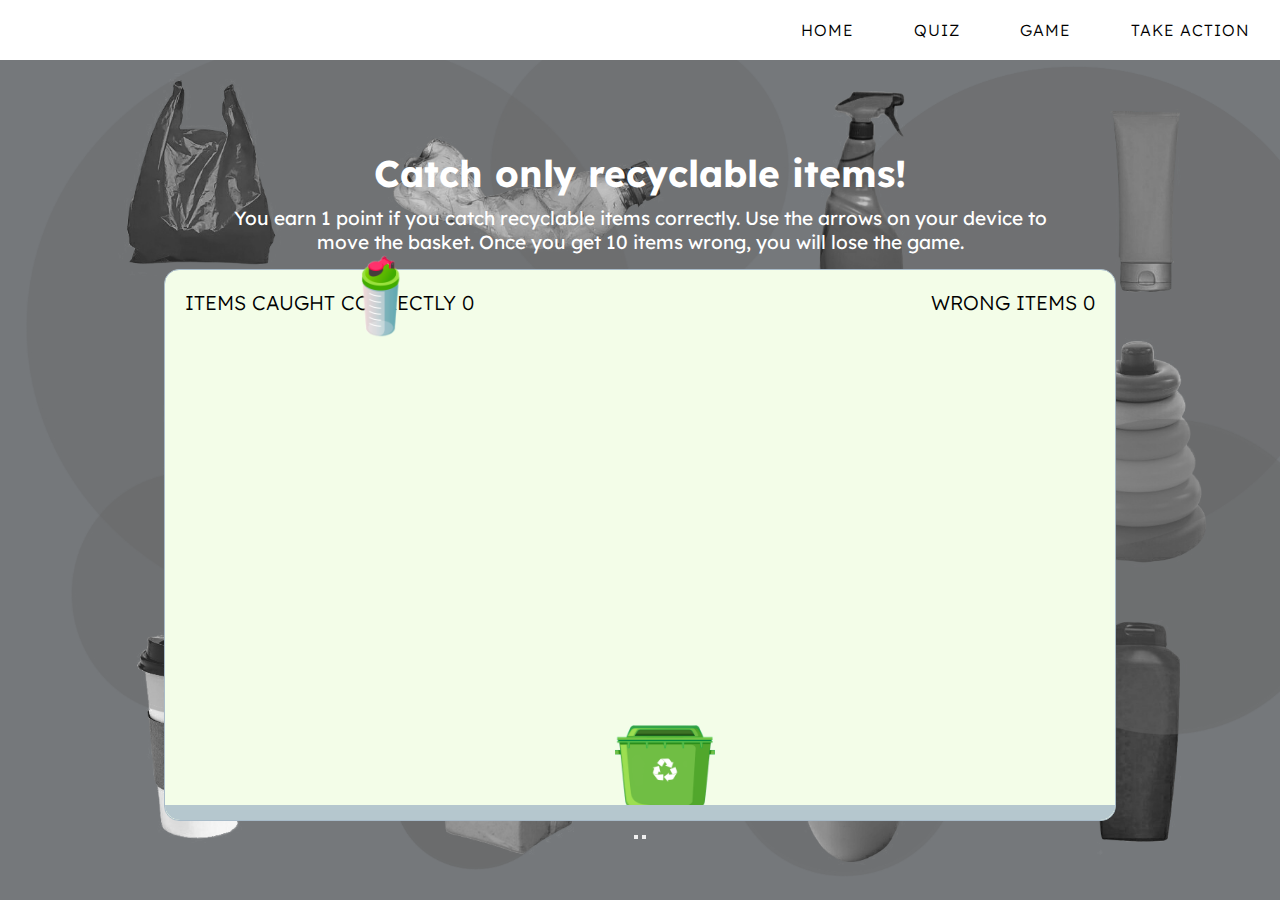
<file: recycle.html>
<!DOCTYPE html>
<html lang="en">
<head>
    <meta charset="UTF-8">
    <meta name="viewport" content="width=device-width, initial-scale=1.0">
    <title>Game</title>
    <link rel="preconnect" href="https://fonts.googleapis.com">
    <link rel="preconnect" href="https://fonts.gstatic.com" crossorigin>
    <link href="https://fonts.googleapis.com/css2?family=Lexend+Deca:wght@100..900&display=swap" rel="stylesheet">
    <link rel="stylesheet" href="style.css">
</head>
<body>
    <nav class="top-menu">
        <ul class="menu-main">
          <li class="right-item"><a href="index.html">HOME</a></li>
          <li class="right-item"><a href="quiz.html">QUIZ</a></li>
          <li class="right-item"><a href="recycle.html">GAME</a></li>
          <li class="right-item"><a href="map.html">TAKE ACTION</a></li>
        </ul>
      </nav>

        <div class="box">
            <div class="game-rules">
                <h1>Catch only recyclable items!</h1>
                <p class="instruction">You earn 1 point if you catch recyclable items correctly. Use the arrows on your device to move the basket. Once you get 10 items wrong, you will lose the game.</p>
            </div>
    <div class="game">
        <div class="score">
            <h3 class="caught"></h3>
            <h3 class="wrong"></h3>
        </div>
        <div class="items"></div>
        <div class="loose-line"></div>
        <div class="basket"></div>
    </div>

    <div id="btnbox">
        <button id='btnLeft'></button>
        <button id='btnRight'></button>
    </div>
</div>
<script src="script.js"></script>
</body>
</html>
</file>
<file: recycle.css>
* {
    font-family: "Lexend Deca", sans-serif;
}

body {
    max-width: 100%;
    margin: 0;
}
.menu-main {
    display: flex;
    justify-content: end;
    list-style: none;
    margin: 0;
    padding: 0;
  }
  .menu-main:after {
    content: "";
    display: table;
    clear: both;
  }
  .right-item {
    float: right;
  }
  
  .menu-main a {
    text-decoration: none;
    display: block;
    line-height: 60px;
    padding: 0 30px;
    font-size: 16px;
    letter-spacing: 1px;
    font-family: "Lexend Deca", sans-serif;
    font-weight: 300;
    color: black;
    transition: 0.2s linear;
  }
  .menu-main a:hover {
    font-size: 17px;
    border-bottom: 3px solid rgb(66, 66, 66);
  }
  .top-menu {
    position: fixed;
    z-index: 9999;
    width: 100%;
    background-color: white;
    top: 0;
    right: 0;
  }
.bgimg {
    height: 100vh;
    max-width: 100%;
    background-image: url('plasticbackgr.jpg');
    background-repeat: no-repeat;
    background-size: cover;
    background-attachment: fixed;
    background-position: center;
}
.pick-text {
    display: flex;
    justify-content: center;
    color: white;
    font-size: 78px;
}
.link-box {
    display: flex;
    justify-content: center;
    align-self: center;
    flex-direction: column;
    padding: 55px;
    /* padding-top: 10px; */
    /* width: 100%;
    height: 100%; */
}
.link-row {
    display: flex;
    flex-direction: row;
    align-self: center;
    height: 170px;
}
.links {
    display: flex;
    justify-content: center;
    align-self: center;
    border-radius: 50%;
    margin: 25px;
    background-color: #454739cb;
    height: 160px;
    width: 160px;
}
.link-row-top {
    margin-top: -25px;
}
.links:hover {
    transform: scale(1.1);
    border: 5px solid rgba(255, 255, 255, 0.721);
    transition: 0.1s;
    margin: 21px;
    z-index: 100;
}
.triangle {
    margin-top: 10px;
}
.linkfornumber {
    top: -20%;
    position: relative;
}
.heading {
    display: flex;
    height: 100%;
    position: relative;
    justify-content: center;
    align-items: center;
    flex-direction: column;
    text-align: center;
    color: #ffffff;
    filter: sepia(15%);
}
h1 {
    /* font-size: 114px; */
    font-size: 70px;
    letter-spacing: 1px;
    font-weight: 200;
    display: inline-block;
    border: 1px double rgba(255, 255, 255, 0.852); 
    border-width: 10px;
    padding: 30px;
    border-radius: 5px;
    background-color: rgba(230, 217, 168, 0.231);
}
.heading-Me {
    -webkit-text-stroke: 4px white;
    /* border: 2px double white; */
    color: transparent;
}
.questions {
    font-size: 24px;
    width: 70%;
}
.title {
    display: flex;
    justify-content: center;
}
.hidden {
    opacity: 0;
    filter: blur(5px);
    transform: translateX(-100%);
    transition: all 1.5s;
}
.show {
    opacity: 1;
    filter: blur(0);
    transform: translateX(0);
}
h2 {
    font-size: 60px;
    width: 75%;
    line-height: 110%;
}
.box-par {
    display: flex;
    justify-content: space-between;
    align-items: center;
    align-self: center;
    width: 100%;
    height: 100vh;
    background-image: url('bubbles\ \(2\).png');
    background-size: 80%;
    background-repeat: no-repeat;
    background-attachment: fixed;
}
.hiddenseal {
    margin-left: 10%;
}
.hiddenturtle {
    margin-right: 10%;
}
.text-container {
    margin-left: 30px;
    padding-left: 20px;
    font-size: 20px;
    border-left: 1px solid black;
    width: 55%;
    margin-right: 8%;
    line-height: 140%;
    color: #454739;
}
.back-color {
    background-color: #d3d4a8 ;
    line-height: 120%;
}
.back-font-color {
    background-color: #d3d8c1;
    line-height: 120%;
}
.heading-pollution {
    width: 90%;
}
.text-scaleOfPollution {
    width: 55%;
    margin-left: 8%;
    line-height: 110%;
}
.hiddenRight {
    opacity: 0;
    filter: blur(5px);
    transform: translateX(100%);
    transition: all 1.5s;
}
.showRight {
    opacity: 1;
    filter: blur(0);
    transform: translateX(0);
}
.hiddenbottom {
    opacity: 0;
    filter: blur(5px);
    transform: translateY(100%);
    transition: all 1s;
}
.showBottom {
    opacity: 1;
    filter: blur(0);
    transform: translateY(-20%);
}
.text-danger {
    border-radius: 15px;
}

.itemOne {
    transition-delay: 100ms;
    background-color: #b1c0ab;
    padding: 9px;
}
.itemTwo {
    transition-delay: 180ms;
    background-color: #b1c0ab;
    padding: 9px;
}
.itemThree {
    transition-delay: 260ms;
    background-color: #50655c;
    padding: 9px;
}
.marks-container {
    display: flex;
    align-items: center;
    filter: sepia(0);
}
.bgimgTwo {
    height: 100vh;
    max-width: 100%;
    background-image: url('plasticrecycle.jpg');
    background-repeat: no-repeat;
    background-size: cover;
    background-attachment: fixed;
    background-position: center;
}
.numbers-text {
    font-size: 20px;
    width: 65%;
}
.box-recycling {
    background-color: rgba(0, 0, 0, 0.448);
}
.main-container {
    margin-top: 30px;
    margin-right: 9%;
    margin-left: 9%;
}
.main-box {
    background-image: url('qqq.jpg');
    background-size: cover;
    background-repeat: no-repeat;
    background-attachment: fixed;
    /* filter: sepia(60%); */
}
.container-height {
    height: 100vh;
}
.marks {
    overflow: hidden;
    display: flex;
    padding: 30px;
    border-radius: 10px;
    background-color: white;
    margin: 60px;
    filter: sepia(20%);
    height: 55%;
    align-items: center;
    /* margin-top: 15%; */
}
.change-colorGreen:hover {
    background-color: rgba(135, 254, 151, 0.89);
    transition: 1.2s;
}
.change-colorRed:hover {
    background-color: rgba(254, 112, 112, 0.89);
    transition: 1.2s;
}
.change-colorYellow:hover {
    background-color: rgba(234, 240, 126, 0.89);
    transition: 1.2s;
}
.markOne:hover {
    transform: rotate(360deg); 
    transition: 3s;
} 
.markOne:not(:hover) {
    transform: rotate(-360deg); 
    transition: 3s;
}
.markOne:hover .item {
    opacity: 1;
}
.elements-box {
    opacity: 0;
    display: flex;
    flex-direction: column;
    justify-content: center;
    align-items: center;
    margin-right: 7px;
} 
.number:hover + .elements-box{
    opacity: 1;
    transition: 1.9s;
    transform: translateX(10%);
}
.element {
    padding: 10px;
}
.number:not(:hover) + .elements-box {
    transition: 2s;
}
h3 {
    font-size: 29px;
}
.text-box {
    display: flex;
    flex-direction: column;
    justify-content: flex-end;
    align-items: flex-start;
    border-left: 1px solid rgb(0, 0, 0);
    width: 90%;
    padding-left: 20px;
}
.text-recycle {
    font-size: 17px;
}
.flamingo {
    margin-right: 20px;
}

@media all and (max-width: 500px) {
    h1 {
        font-size: 50px;
        letter-spacing: 0px;
    }
    .questions {
        font-size: 18px;
        width: 80%;
    }
    .menu-main {
        justify-content: flex-start;
    }
    .menu-main a {
        line-height: 50px;
        padding: 0 20px;
        font-size: 17px;
        letter-spacing: 1px;
    }
    .box-par {
        flex-direction: column;
        margin-top: 10px;
    }
    .seal, .turtle {
        width: 330px;
        height: 310px;
        align-self: center;
    }
    h2 {
        font-size: 37px;
        width: 100%;
    }
    .numbers-text {
        font-size: 18px;
        width: 80%;
        text-align: justify;
    }
    .marks {
        display: flex;
        flex-direction: column;
    }
    .markOne {
        width: 130px;
        height: 160px;
    }
    .element {
        width: 80px;
        height: 100px;
    }
    h3 {
        font-size: 22px;
        width: 85%;
    }
    .box-par {
        margin-left: 3%;
        height: 100%;
        margin: 30px;
    }
    .text-danger {
        font-size: 15px;
        width: 80%;
        text-align: justify;
        /* margin: auto; */
        margin-bottom: 10px;
    }
    .hiddenseal {
        margin-right: 25%;
    }
    .text-container {
        width: 100%;
        margin-left: 2%;
        margin-top: 20px;
        height: 100%;
    }
    .showBottom {
        transform: translateY(0);
    }
    .text-scaleOfPollution {
        width: 95%;
        /* margin-right: 10%; */
        line-height: 100%;
        align-self: center;
        margin-top: 40px;
    }
    h5 {
        font-size: 35px;
        width: 100%;
    }
    .pick-text {
        width: 100%;
    }
    .links {
        margin: 5px;
        height: 90px;
        width: 90px;
    }
    .links:hover {
        transform: scale(1);
    }
    .triangle {
        height: 66px;
        width: 77px;
    }
    .link-row {
        height: 110px;
    }
    .main-container {
    margin-top: 20px;
    margin-right: 2%;
    margin-left: 2%;
    width: 100%;
    }
    .marks {
        width: 85%;
        margin-left: 4%;
        height: 90%;
        padding: 10px;
        margin: 10px;
    }
    .number {
        width: 100px;
        height: 140px;
    }
}
@media all and (max-width: 800px) {
    .menu-main {
        justify-content: flex-start;
    }
    .menu-main a {
        line-height: 50px;
        padding: 0 10px;
        font-size: 15px;
        letter-spacing: 1px;
    }
    h2 {
        font-size: 35px;
    }
    .menu-main {
        justify-content: flex-start;
    }
}
</file>
<file: map.css>
* {
    font-family: "Lexend Deca", sans-serif;
}
body {
    max-width: 100%;
    background-image: url('bubbles\ \(2\).png');
    background-size: cover;
    background-repeat: no-repeat;
    background-attachment: fixed;
}
.menu-main {
    display: flex;
    justify-content: end;
    list-style: none;
    margin: 0;
    padding: 0;
  }
  .menu-main:after {
    content: "";
    display: table;
    clear: both;
  }
  .right-item {
    float: right;
  }
  
  .menu-main a {
    text-decoration: none;
    display: block;
    line-height: 60px;
    padding: 0 30px;
    font-size: 16px;
    letter-spacing: 1px;
    font-family: "Lexend Deca", sans-serif;
    font-weight: 300;
    color: black;
    transition: 0.2s linear;
  }
  .menu-main a:hover {
    font-size: 17px;
    border-bottom: 3px solid rgb(66, 66, 66);
  }
  .top-menu {
    position: fixed;
    z-index: 9999;
    width: 100%;
    background-color: white;
    top: 0;
    right: 0;
  }

.title {
    /* display: flex;
    justify-content: center; */
    font-size: 50px;
    font-weight: 300;
}
.elements-box {
    /* width: 60%;
    margin-left: 15%; */
    opacity: 0;
    display: flex;
    width: 100%;
    display: flex;
    justify-content: space-between;
}
.text-container {
    margin-right: 15px;
    align-self: center;
}

  .container {
    display: flex;
    margin-left: 10%;
    align-self: center;
    flex-direction: column;
  }
  .slides-container {
    width: 55%;
    height: 300px;
    display: flex;
    /* align-self: center; */
    overflow: scroll;
    scroll-behavior: smooth;
    list-style: none;
    border-radius: 10px;
    background-color: white;
  }
  
  .slide {
    width: 100%;
    height: 100%;
    flex: 1 0 100%;
    opacity: 1;
  }
  
.slider-img {
    align-self: center;
    margin: 2%;
}
.btn-container {
    display: flex;
    justify-content: flex-start;
    align-items: center;
    width: 65%;
    align-self: center;
}
.btn {
    margin: 15px;
    height: 90px;
    width: 90px;
    border-radius: 50%;
}
#btnLeft {
    background-image: url('left.png');
    background-size: cover;
}
#btnRight {
    background-image: url('left.png');
    background-size: cover;
    transform: scaleX(-1);
}

  input[type=checkbox]:checked + .step {
    text-decoration: line-through;
    transition: 0.3s;
    border-radius: 10px;
    padding: 20px;
    transition: 0.3s;
    background-color: #a6ef8a;
    border: 2px solid #4ebe59;
    margin: 2px;
}

.input-container {
    display: flex;
    flex-direction: column;
    align-items: self-start;
    margin-left: 10%;
}
.option-box {
    display: flex;
    flex-direction: row-reverse;
    width: 65%;
    text-align: start;
    align-items: center;
    justify-content: start;
    height: 100%;
    margin: 2px;
    /* margin-top: -20px; */
}
.step {
    font-size: 21px;
    border-radius: 10px;
    padding: 20px;
    align-self: center;
    width: 100%;
    margin: 2px;
    border-radius: 10px;
    border: 3px solid #68686875;
}
.step:hover {
    background-color: #acacac5c;
}
input {
    height: 25px;
    width: 25px;
    align-self: center;
    font-size: 23px;
}
.well-done {
    font-size: 21px;
}
.pop-up-container {
    opacity: 0;
    margin-left: 10%;
    transform: translateY(-100%);
}
.visible {
    opacity: 1;
    transition: 1s;
    transform: translateY(0);
}
.mapouter {
    margin-top: 2%;
}
.header {
    margin-left: 10%;
    margin-top: 3%;
}
@media all and (max-width: 500px) {
    .menu-main {
        justify-content: flex-start;
    }
    .menu-main a {
        line-height: 50px;
        padding: 0 10px;
        font-size: 15px;
        letter-spacing: 1px;
    }
    .title {
        font-size: 25px;
        margin-top: 30px;
    }
    .slides-container {
        width: 95%;
        margin-left: 0;
    }
    .container {
        margin-left: 2%;
    }
    .slides-container {
        height: 200px;
    }
    .img-in-slider {
        width: 100px;
        height: 100px;
    }
    h3 {
        font-size: 13px;
    }
    .tip-text {
        font-size: 12px;
        text-align: justify;
    }
    .btn {
        width: 70px;
        height: 70px;
    }
    .option-box {
        width: 95%;
    }
    .input-container {
        margin-left: 2%;
    }
    .step {
        font-size: 16px;
        padding: 10px;
    }
    input[type=checkbox]:checked + .step {
        padding: 10px;
    }
    .pop-up-container {
        margin-left: 2%;
    }
    .well-done {
        font-size: 17px;
    }
    .header {
        margin-left: 2%;
        margin-top: 0;
    }
}
</file>
<file: style.css>
* {
    margin: 0;
    padding: 0;
    font-family: "Lexend Deca", sans-serif;
}

body {
    width: 100%;
    height: 100vh;
    display: flex;
    justify-content: center;
    align-items: center;
    background-image: url('qq.png');
    background-size: cover;
    background-repeat: no-repeat;
    background-attachment: fixed;
    /* background-image: linear-gradient(to right, #DECBA4, #3e5151b7); */
}
h1 {
    text-align: center;
    margin-top: 50px;
    padding: 10px;
    color: #ffffff;
    font-size: 37px;
}
.instruction {
    color: white;
    font-size: 19px;
    margin-bottom: 15px;
    width: 65%;
    text-align: center;
    align-self: center;
}
.game-rules {
    margin-top: 10px;
    display: flex;
    flex-direction: column;
    justify-content: center;
}
.box {
    display: flex;
    flex-direction: column;
    margin-top: 20px;
    align-items: center;
    align-self: center;
    justify-content: center;
}
.menu-main {
    display: flex;
    justify-content: end;
    list-style: none;
    margin: 0;
    padding: 0;
  }
  .menu-main:after {
    content: "";
    display: table;
    clear: both;
  }
  .right-item {
    float: right;
  }
  
  .menu-main a {
    text-decoration: none;
    display: block;
    line-height: 60px;
    padding: 0 30px;
    font-size: 16px;
    letter-spacing: 1px;
    font-family: "Lexend Deca", sans-serif;
    font-weight: 300;
    color: black;
    transition: 0.2s linear;
  }
  .menu-main a:hover {
    font-size: 17px;
    border-bottom: 3px solid rgb(66, 66, 66);
  }
  .top-menu {
    position: fixed;
    z-index: 9999;
    width: 100%;
    background-color: white;
    top: 0;
    right: 0;
  }
.game {
    border-radius: 15px;
    width: 950px;
    height: 550px;
    background-color: #F3FDE8;
    position: relative;
    border: 1px solid #a8bbc9;
}
.loose-line {
    width: 100%;
    height: 15px;
    background-color: #a8bbc9d3;
    bottom: 0;
    position: absolute;
    border-bottom-left-radius: 15px;
    border-bottom-right-radius: 15px;
}
.basket {
    background-image: url('box.png');
    background-repeat: no-repeat;
    background-size: cover;
    width: 100px;
    height: 80px;
    position: absolute;
    bottom: 15px;
    left: calc(50% - 25px);
}
.item {
    background-repeat: no-repeat;
    background-size: cover;
    width: 99px;
    height: 110px;
    position: absolute;
}
.itemKetchup {
    background-repeat: no-repeat;
    background-size: cover;
    width: 60px;
    height: 110px;
    position: absolute;
}
.itemToothpaste {
    width: 90px;
    background-repeat: no-repeat;
    background-size: cover;
    height: 150px;
    position: absolute;
}
.itemToy {
    width: 70px;
    background-repeat: no-repeat;
    background-size: cover;
    height: 101px;
    position: absolute;
}
.itemSoda {
    width: 50px;
    background-repeat: no-repeat;
    background-size: cover;
    height: 91px;
    position: absolute;
}
.itemFish {
    width: 110px;
    background-repeat: no-repeat;
    background-size: cover;
    height: 121px;
    position: absolute;
}
.itemOne {
    background-image: url('bottle.png');
}
.itemTwo {
    background-image: url('milk.png');
}
.itemFour {
    background-image: url('soda.png');
}
.itemFive {
    background-image: url('shampoo.png');
}
.itemSix {
    background-image: url('detergent.png');
    width: 70px;
    height: 108px;
}
.itemSeven {
    background-image: url('peanut.png');
    width: 70px;
    height: 84px;
}
.itemEight {
    background-image: url('mouthwash.png');
    width: 110px;
}
.itemNine {
    background-image: url('toys.png');
}
.itemTen {
    background-image: url('flamingo.png');
    width: 110px;
    height: 90px;
}
.itemEleven {
    background-image: url('coffeecup.png');
}
.itemTwelve {
    background-image: url('coolerbottle.png');
}
.itemThirteen {
    background-image: url('curtains.png');
}
.itemFourteen {
    background-image: url('cutlery.png');
}
.itemFifteen {
    background-image: url('fishtray.png');
}
.itemSixteen {
    background-image: url('meattray.png');
}
.itemSeventeen {
    background-image: url('babybottle.png');
}
.itemEighteen {
    background-image: url('trainingbottle.png');
}
.itemNineteen {
    background-image: url('toothpaste.png');
}

.score {
    display: flex;
    justify-content: space-between;
}
.caught, .wrong {
    font-size: 20px;
    padding: 20px;
    font-weight: 300;
}


@media all and (max-width: 500px) {
    .instruction {
        width: 100%;
        font-size: 17px;
    }
    .menu-main {
        justify-content: flex-start;
    }
    .menu-main a {
        line-height: 50px;
        padding: 0 10px;
        font-size: 15px;
        letter-spacing: 1px;
    }
    h1 {
        width: 85%;
        font-size: 22px;
    }
    .game {
        max-width: 100%;
    }
    .caught, .wrong {
        font-size: 16px;
        padding: 10px;
    }
    .game {
        width: 100%;
        height: 450px;
        margin-left: 10px;
    }
    .basket {
        width: 70px;
        height: 50px;
        bottom: 10px;
    }
    .box {
        display: flex;
        justify-content: center;
        flex-direction: column;
        width: 100%;
        align-items: center;
    }
    .loose-line {
        height: 10px;
    }
    #btnbox {
        display: flex;
        justify-content: center;
        align-self: center;
        /* width: 150px; */
    }
    #btnLeft, #btnRight {
        height: 80px;
        width: 80px;
        padding: 10px;
        border: black 2px solid;
        margin: 40px;
        margin-top: 25px;
        touch-action: manipulation;
        border-radius: 10px;
    }
    #btnLeft {
        background-image: url('arrowmobile.png');
        background-repeat: no-repeat;
        background-size: cover;
        transform: scaleX(-1);
    }
    #btnRight {
        background-image: url('arrowmobile.png');
        background-repeat: no-repeat;
        background-size: cover;
    }
    .item {
        height: 63px;
        width: 67px;
    }
    .itemKetchup {
        width: 40px;
        height: 74px;
    }
    .itemToothpaste {
        width: 60px;
        height: 100px;
    }
    .itemToy {
        width: 47px;
        height: 67px;
    }
    .itemSoda {
        width: 34px;
        height: 61px;
    }
    .itemFish {
        width: 74px;
        height: 81px;
    }
}
</file>
